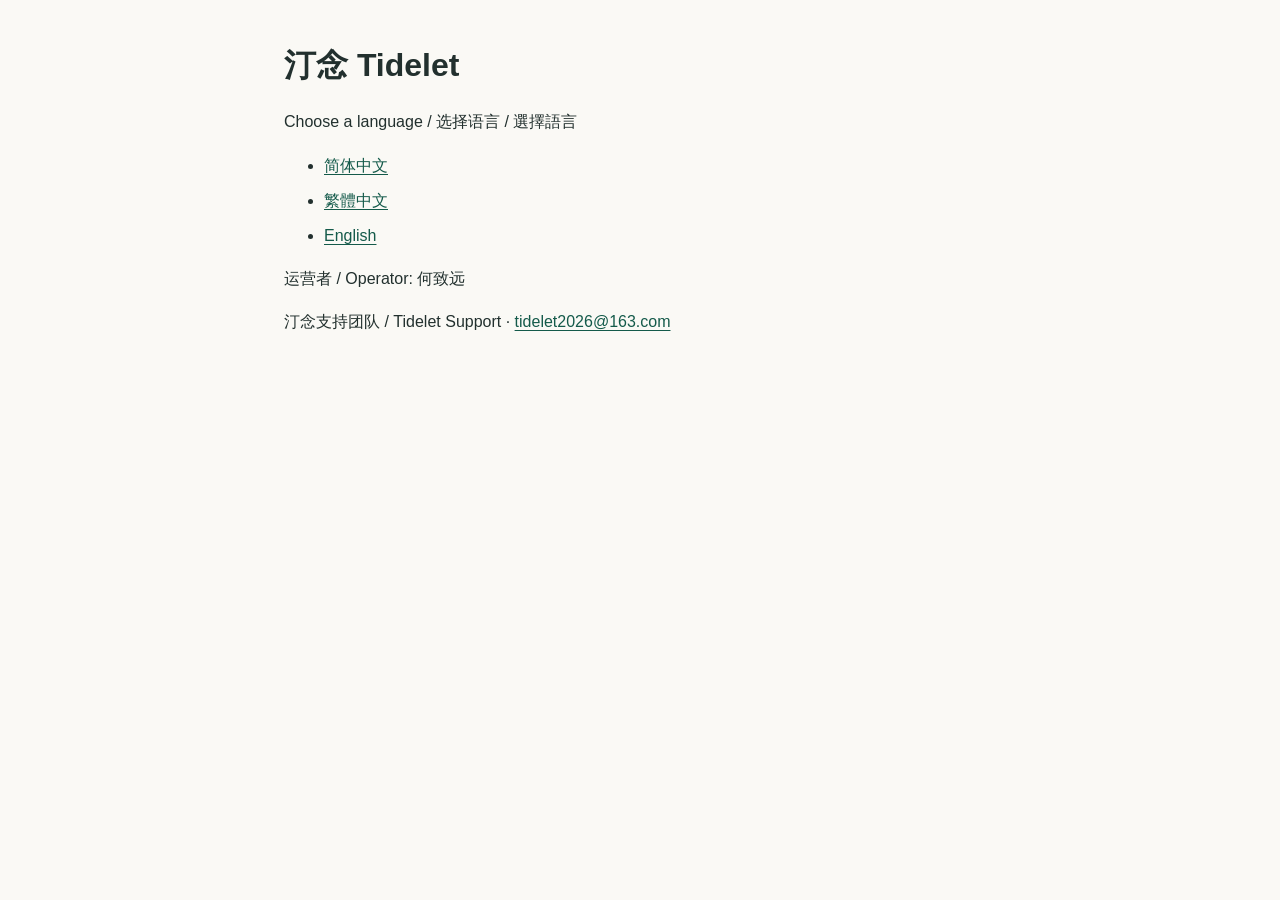
<file: index.html>
<!doctype html>
<html lang="en"><head><meta charset="utf-8"><meta name="viewport" content="width=device-width, initial-scale=1"><title>汀念 Tidelet</title><link rel="stylesheet" href="assets/style.css"></head><body><main><h1>汀念 Tidelet</h1><p>Choose a language / 选择语言 / 選擇語言</p><ul><li><a href="zh-Hans/index.html" lang="zh-Hans">简体中文</a></li><li><a href="zh-Hant/index.html" lang="zh-Hant">繁體中文</a></li><li><a href="en/index.html" lang="en">English</a></li></ul><p>运营者 / Operator: 何致远</p><p>汀念支持团队 / Tidelet Support · <a href="mailto:tidelet2026@163.com">tidelet2026@163.com</a></p></main></body></html>
</file>
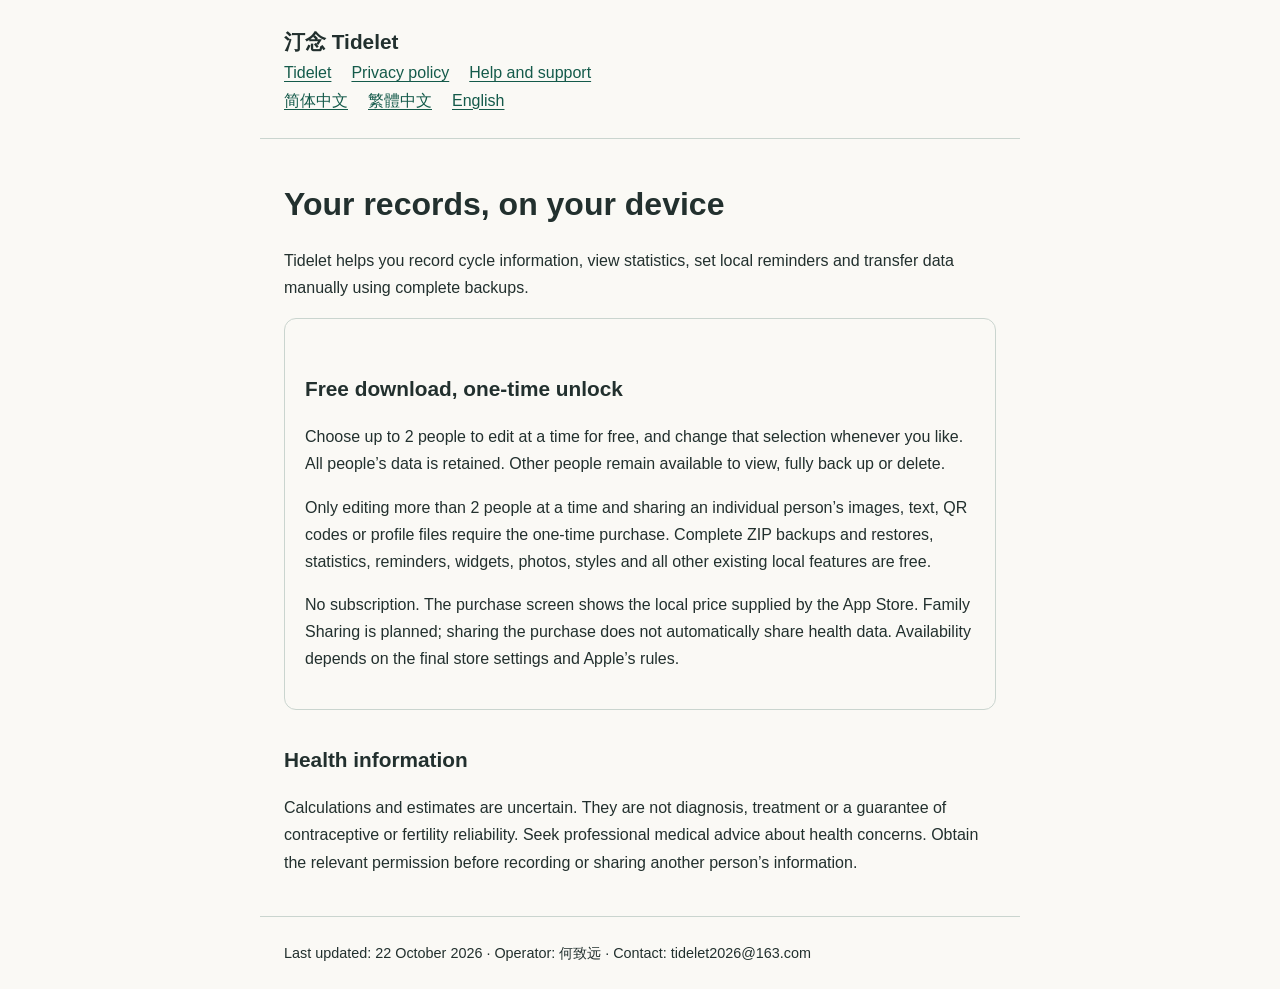
<file: en/index.html>
<!doctype html>
<html lang="en"><head><meta charset="utf-8"><meta name="viewport" content="width=device-width, initial-scale=1"><title>Tidelet · Tidelet</title><link rel="stylesheet" href="../assets/style.css"></head><body><header><div class="brand">汀念 Tidelet</div><nav aria-label="Pages"><a href="index.html" aria-current="page">Tidelet</a> <a href="privacy.html">Privacy policy</a> <a href="support.html">Help and support</a></nav><nav aria-label="Languages"><a href="../zh-Hans/index.html" lang="zh-Hans" hreflang="zh-Hans">简体中文</a> <a href="../zh-Hant/index.html" lang="zh-Hant" hreflang="zh-Hant">繁體中文</a> <a href="../en/index.html" lang="en" hreflang="en">English</a></nav></header><main><h1>Your records, on your device</h1><p>Tidelet helps you record cycle information, view statistics, set local reminders and transfer data manually using complete backups.</p><section class="facts"><h2>Free download, one-time unlock</h2><p>Choose up to 2 people to edit at a time for free, and change that selection whenever you like. All people’s data is retained. Other people remain available to view, fully back up or delete.</p><p>Only editing more than 2 people at a time and sharing an individual person’s images, text, QR codes or profile files require the one-time purchase. Complete ZIP backups and restores, statistics, reminders, widgets, photos, styles and all other existing local features are free.</p><p>No subscription. The purchase screen shows the local price supplied by the App Store. Family Sharing is planned; sharing the purchase does not automatically share health data. Availability depends on the final store settings and Apple’s rules.</p></section><h2>Health information</h2><p>Calculations and estimates are uncertain. They are not diagnosis, treatment or a guarantee of contraceptive or fertility reliability. Seek professional medical advice about health concerns. Obtain the relevant permission before recording or sharing another person’s information.</p></main><footer>Last updated: 22 October 2026 · Operator: 何致远 · Contact: tidelet2026@163.com</footer></body></html>
</file>
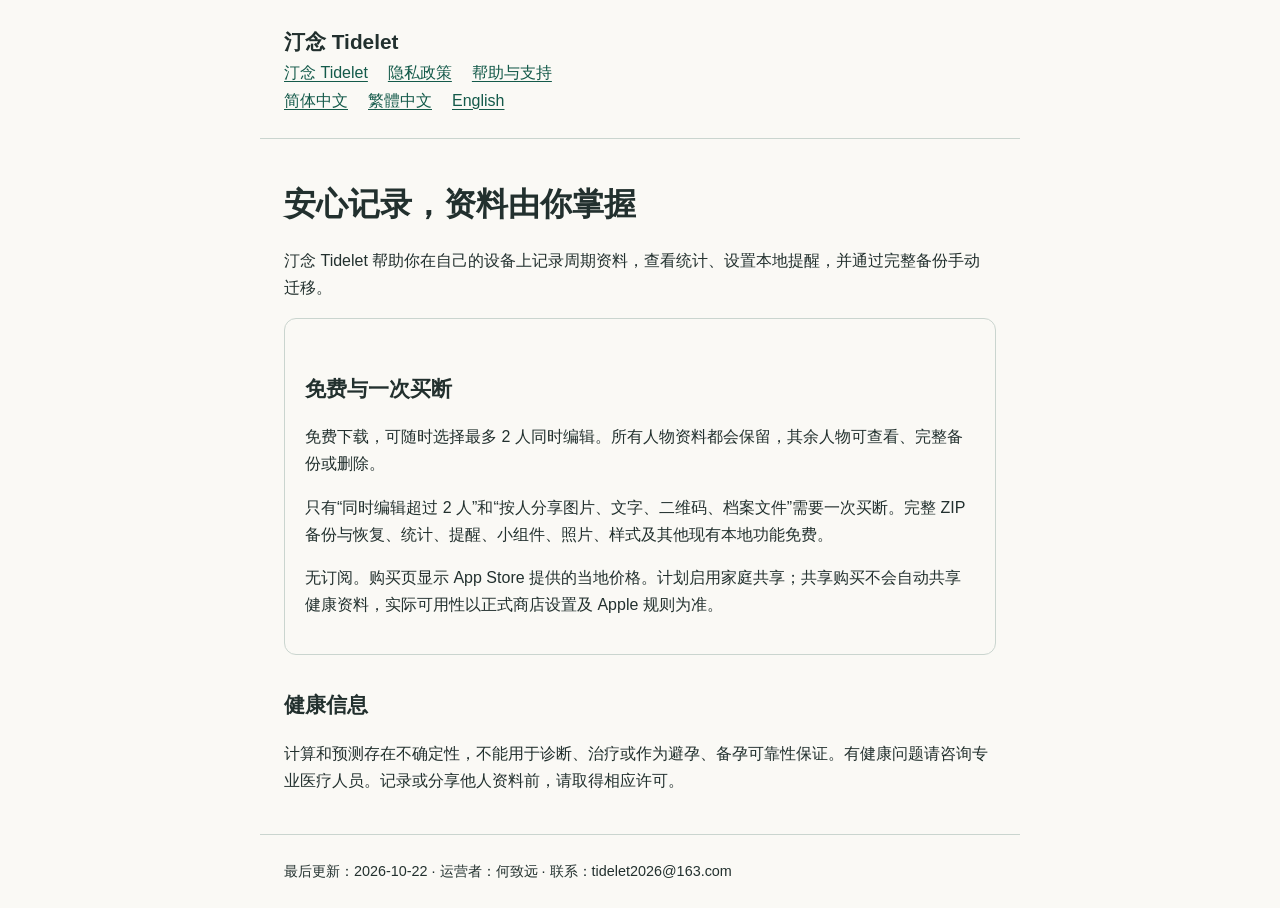
<file: zh-Hans/index.html>
<!doctype html>
<html lang="zh-Hans"><head><meta charset="utf-8"><meta name="viewport" content="width=device-width, initial-scale=1"><title>汀念 Tidelet · Tidelet</title><link rel="stylesheet" href="../assets/style.css"></head><body><header><div class="brand">汀念 Tidelet</div><nav aria-label="Pages"><a href="index.html" aria-current="page">汀念 Tidelet</a> <a href="privacy.html">隐私政策</a> <a href="support.html">帮助与支持</a></nav><nav aria-label="Languages"><a href="../zh-Hans/index.html" lang="zh-Hans" hreflang="zh-Hans">简体中文</a> <a href="../zh-Hant/index.html" lang="zh-Hant" hreflang="zh-Hant">繁體中文</a> <a href="../en/index.html" lang="en" hreflang="en">English</a></nav></header><main><h1>安心记录，资料由你掌握</h1><p>汀念 Tidelet 帮助你在自己的设备上记录周期资料，查看统计、设置本地提醒，并通过完整备份手动迁移。</p><section class="facts"><h2>免费与一次买断</h2><p>免费下载，可随时选择最多 2 人同时编辑。所有人物资料都会保留，其余人物可查看、完整备份或删除。</p><p>只有“同时编辑超过 2 人”和“按人分享图片、文字、二维码、档案文件”需要一次买断。完整 ZIP 备份与恢复、统计、提醒、小组件、照片、样式及其他现有本地功能免费。</p><p>无订阅。购买页显示 App Store 提供的当地价格。计划启用家庭共享；共享购买不会自动共享健康资料，实际可用性以正式商店设置及 Apple 规则为准。</p></section><h2>健康信息</h2><p>计算和预测存在不确定性，不能用于诊断、治疗或作为避孕、备孕可靠性保证。有健康问题请咨询专业医疗人员。记录或分享他人资料前，请取得相应许可。</p></main><footer>最后更新：2026-10-22 · 运营者：何致远 · 联系：tidelet2026@163.com</footer></body></html>
</file>
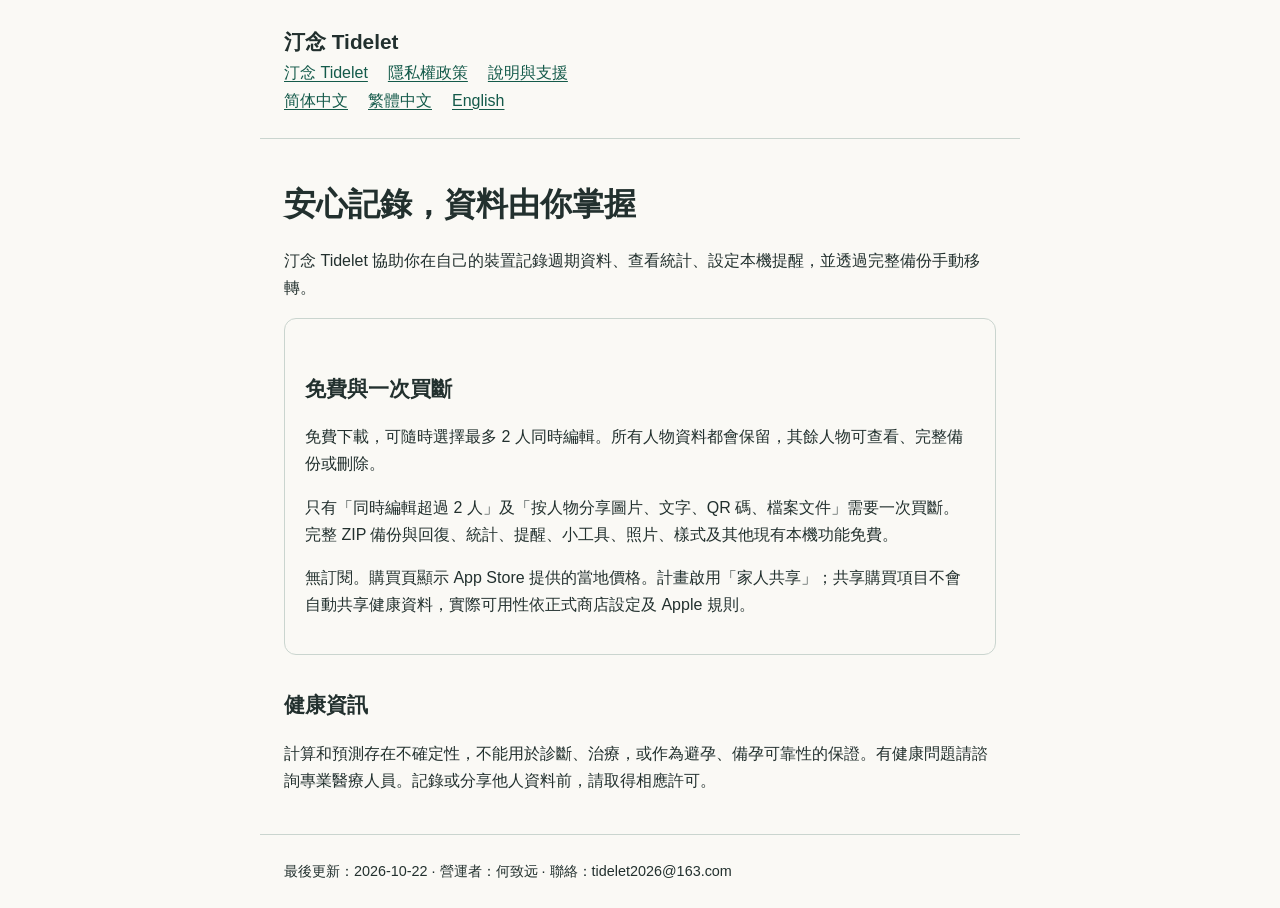
<file: zh-Hant/index.html>
<!doctype html>
<html lang="zh-Hant"><head><meta charset="utf-8"><meta name="viewport" content="width=device-width, initial-scale=1"><title>汀念 Tidelet · Tidelet</title><link rel="stylesheet" href="../assets/style.css"></head><body><header><div class="brand">汀念 Tidelet</div><nav aria-label="Pages"><a href="index.html" aria-current="page">汀念 Tidelet</a> <a href="privacy.html">隱私權政策</a> <a href="support.html">說明與支援</a></nav><nav aria-label="Languages"><a href="../zh-Hans/index.html" lang="zh-Hans" hreflang="zh-Hans">简体中文</a> <a href="../zh-Hant/index.html" lang="zh-Hant" hreflang="zh-Hant">繁體中文</a> <a href="../en/index.html" lang="en" hreflang="en">English</a></nav></header><main><h1>安心記錄，資料由你掌握</h1><p>汀念 Tidelet 協助你在自己的裝置記錄週期資料、查看統計、設定本機提醒，並透過完整備份手動移轉。</p><section class="facts"><h2>免費與一次買斷</h2><p>免費下載，可隨時選擇最多 2 人同時編輯。所有人物資料都會保留，其餘人物可查看、完整備份或刪除。</p><p>只有「同時編輯超過 2 人」及「按人物分享圖片、文字、QR 碼、檔案文件」需要一次買斷。完整 ZIP 備份與回復、統計、提醒、小工具、照片、樣式及其他現有本機功能免費。</p><p>無訂閱。購買頁顯示 App Store 提供的當地價格。計畫啟用「家人共享」；共享購買項目不會自動共享健康資料，實際可用性依正式商店設定及 Apple 規則。</p></section><h2>健康資訊</h2><p>計算和預測存在不確定性，不能用於診斷、治療，或作為避孕、備孕可靠性的保證。有健康問題請諮詢專業醫療人員。記錄或分享他人資料前，請取得相應許可。</p></main><footer>最後更新：2026-10-22 · 營運者：何致远 · 聯絡：tidelet2026@163.com</footer></body></html>
</file>
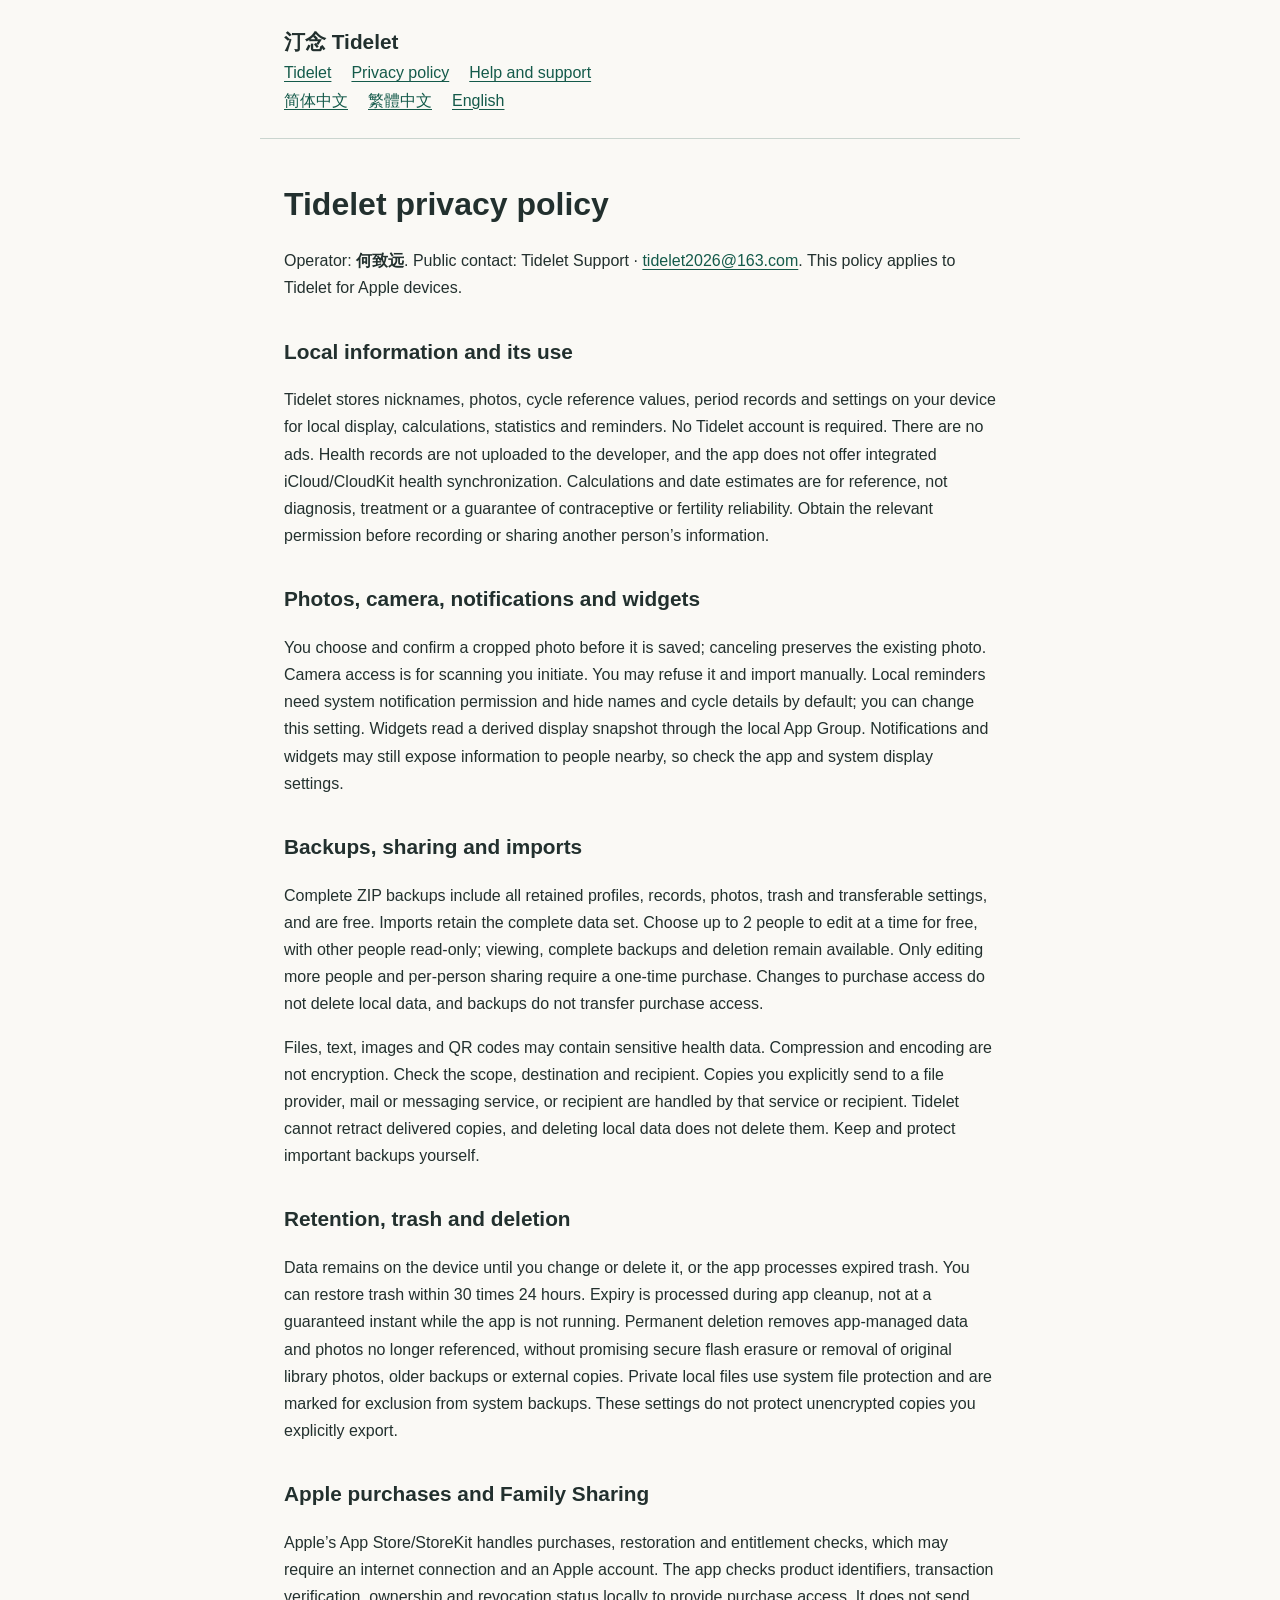
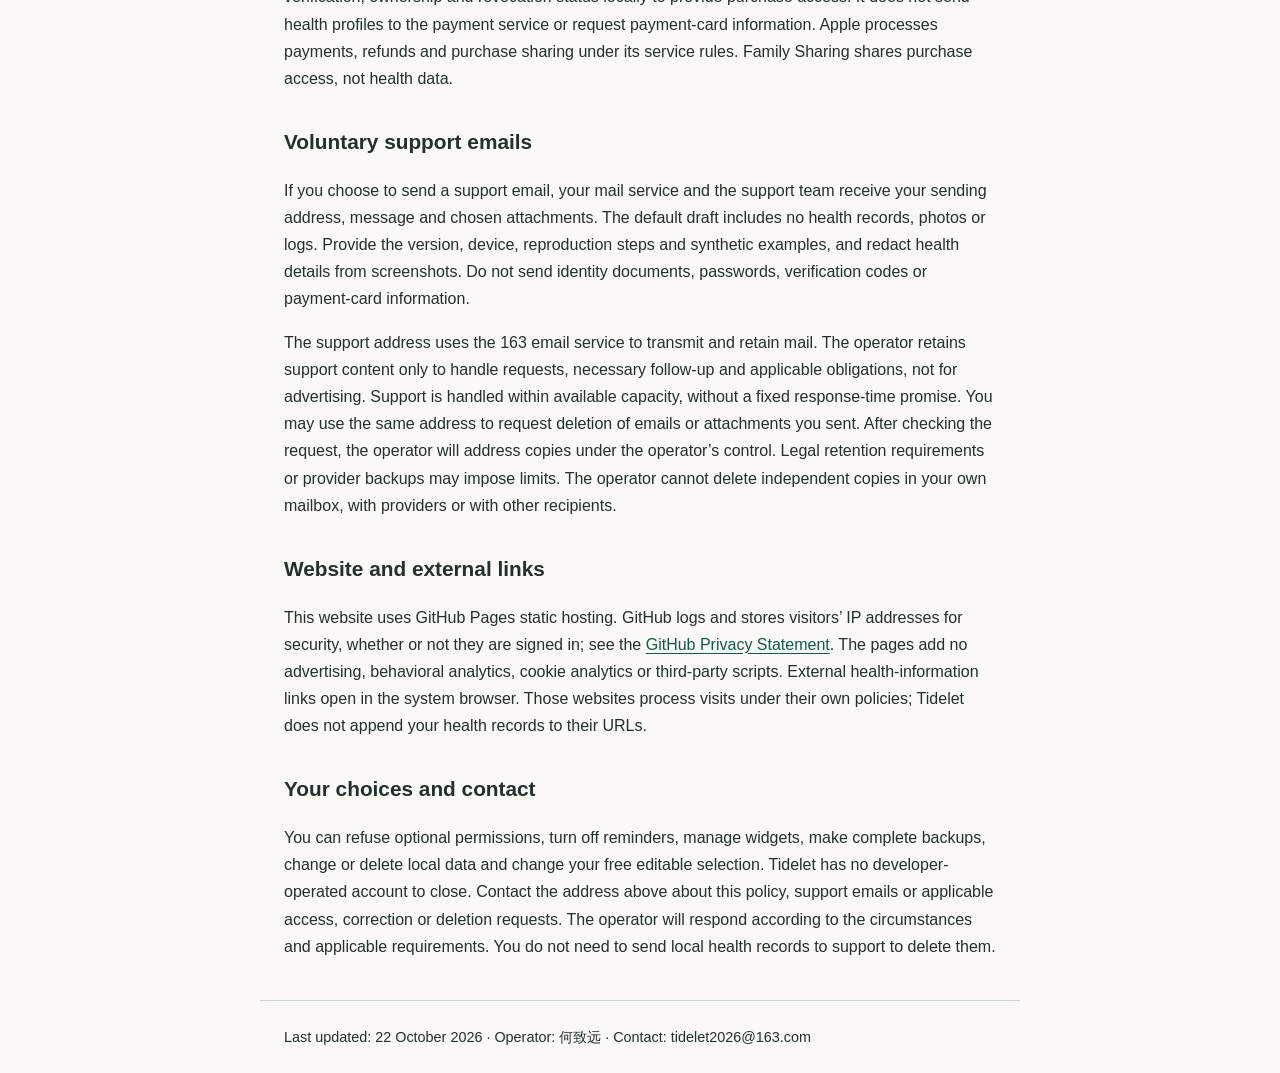
<file: en/privacy.html>
<!doctype html>
<html lang="en"><head><meta charset="utf-8"><meta name="viewport" content="width=device-width, initial-scale=1"><title>Privacy policy · Tidelet</title><link rel="stylesheet" href="../assets/style.css"></head><body><header><div class="brand">汀念 Tidelet</div><nav aria-label="Pages"><a href="index.html">Tidelet</a> <a href="privacy.html" aria-current="page">Privacy policy</a> <a href="support.html">Help and support</a></nav><nav aria-label="Languages"><a href="../zh-Hans/privacy.html" lang="zh-Hans" hreflang="zh-Hans">简体中文</a> <a href="../zh-Hant/privacy.html" lang="zh-Hant" hreflang="zh-Hant">繁體中文</a> <a href="../en/privacy.html" lang="en" hreflang="en">English</a></nav></header><main><h1>Tidelet privacy policy</h1><p>Operator: <strong>何致远</strong>. Public contact: Tidelet Support · <a href="mailto:tidelet2026@163.com">tidelet2026@163.com</a>. This policy applies to Tidelet for Apple devices.</p><h2>Local information and its use</h2><p>Tidelet stores nicknames, photos, cycle reference values, period records and settings on your device for local display, calculations, statistics and reminders. No Tidelet account is required. There are no ads. Health records are not uploaded to the developer, and the app does not offer integrated iCloud/CloudKit health synchronization. Calculations and date estimates are for reference, not diagnosis, treatment or a guarantee of contraceptive or fertility reliability. Obtain the relevant permission before recording or sharing another person’s information.</p><h2>Photos, camera, notifications and widgets</h2><p>You choose and confirm a cropped photo before it is saved; canceling preserves the existing photo. Camera access is for scanning you initiate. You may refuse it and import manually. Local reminders need system notification permission and hide names and cycle details by default; you can change this setting. Widgets read a derived display snapshot through the local App Group. Notifications and widgets may still expose information to people nearby, so check the app and system display settings.</p><h2>Backups, sharing and imports</h2><p>Complete ZIP backups include all retained profiles, records, photos, trash and transferable settings, and are free. Imports retain the complete data set. Choose up to 2 people to edit at a time for free, with other people read-only; viewing, complete backups and deletion remain available. Only editing more people and per-person sharing require a one-time purchase. Changes to purchase access do not delete local data, and backups do not transfer purchase access.</p><p>Files, text, images and QR codes may contain sensitive health data. Compression and encoding are not encryption. Check the scope, destination and recipient. Copies you explicitly send to a file provider, mail or messaging service, or recipient are handled by that service or recipient. Tidelet cannot retract delivered copies, and deleting local data does not delete them. Keep and protect important backups yourself.</p><h2>Retention, trash and deletion</h2><p>Data remains on the device until you change or delete it, or the app processes expired trash. You can restore trash within 30 times 24 hours. Expiry is processed during app cleanup, not at a guaranteed instant while the app is not running. Permanent deletion removes app-managed data and photos no longer referenced, without promising secure flash erasure or removal of original library photos, older backups or external copies. Private local files use system file protection and are marked for exclusion from system backups. These settings do not protect unencrypted copies you explicitly export.</p><h2>Apple purchases and Family Sharing</h2><p>Apple’s App Store/StoreKit handles purchases, restoration and entitlement checks, which may require an internet connection and an Apple account. The app checks product identifiers, transaction verification, ownership and revocation status locally to provide purchase access. It does not send health profiles to the payment service or request payment-card information. Apple processes payments, refunds and purchase sharing under its service rules. Family Sharing shares purchase access, not health data.</p><h2>Voluntary support emails</h2><p>If you choose to send a support email, your mail service and the support team receive your sending address, message and chosen attachments. The default draft includes no health records, photos or logs. Provide the version, device, reproduction steps and synthetic examples, and redact health details from screenshots. Do not send identity documents, passwords, verification codes or payment-card information.</p><p>The support address uses the 163 email service to transmit and retain mail. The operator retains support content only to handle requests, necessary follow-up and applicable obligations, not for advertising. Support is handled within available capacity, without a fixed response-time promise. You may use the same address to request deletion of emails or attachments you sent. After checking the request, the operator will address copies under the operator’s control. Legal retention requirements or provider backups may impose limits. The operator cannot delete independent copies in your own mailbox, with providers or with other recipients.</p><h2>Website and external links</h2><p>This website uses GitHub Pages static hosting. GitHub logs and stores visitors’ IP addresses for security, whether or not they are signed in; see the <a href="https://docs.github.com/en/site-policy/privacy-policies/github-general-privacy-statement">GitHub Privacy Statement</a>. The pages add no advertising, behavioral analytics, cookie analytics or third-party scripts. External health-information links open in the system browser. Those websites process visits under their own policies; Tidelet does not append your health records to their URLs.</p><h2>Your choices and contact</h2><p>You can refuse optional permissions, turn off reminders, manage widgets, make complete backups, change or delete local data and change your free editable selection. Tidelet has no developer-operated account to close. Contact the address above about this policy, support emails or applicable access, correction or deletion requests. The operator will respond according to the circumstances and applicable requirements. You do not need to send local health records to support to delete them.</p></main><footer>Last updated: 22 October 2026 · Operator: 何致远 · Contact: tidelet2026@163.com</footer></body></html>
</file>
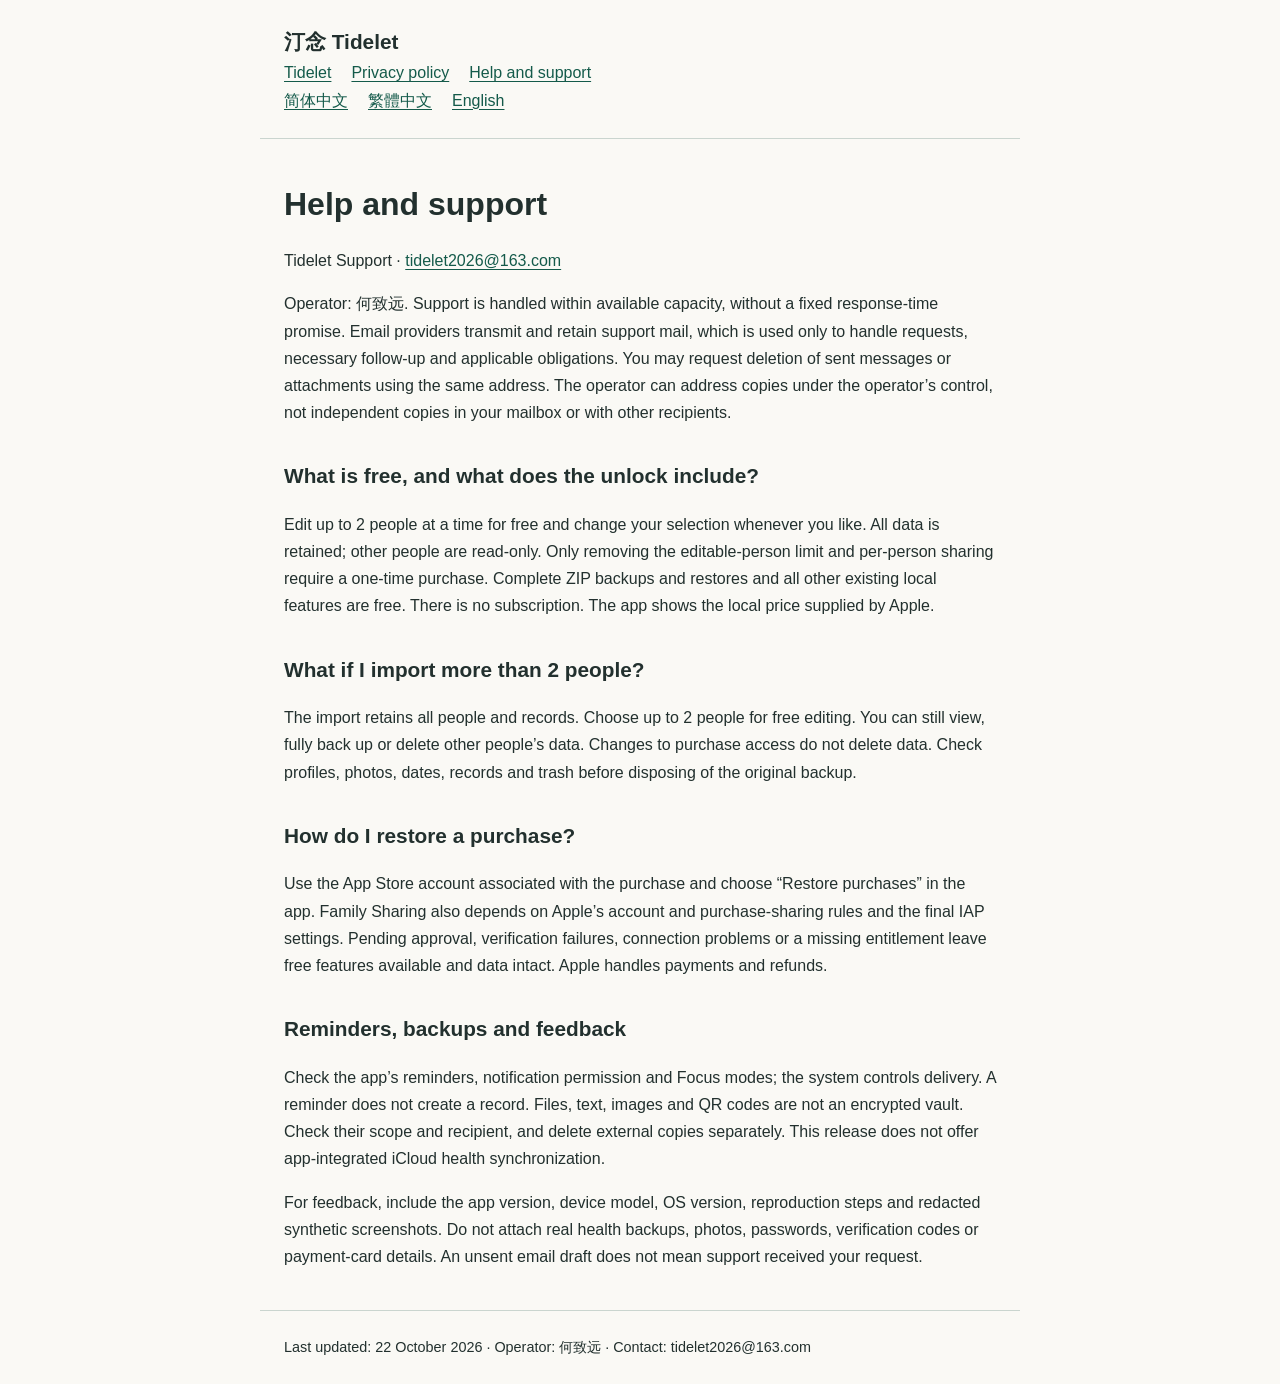
<file: en/support.html>
<!doctype html>
<html lang="en"><head><meta charset="utf-8"><meta name="viewport" content="width=device-width, initial-scale=1"><title>Help and support · Tidelet</title><link rel="stylesheet" href="../assets/style.css"></head><body><header><div class="brand">汀念 Tidelet</div><nav aria-label="Pages"><a href="index.html">Tidelet</a> <a href="privacy.html">Privacy policy</a> <a href="support.html" aria-current="page">Help and support</a></nav><nav aria-label="Languages"><a href="../zh-Hans/support.html" lang="zh-Hans" hreflang="zh-Hans">简体中文</a> <a href="../zh-Hant/support.html" lang="zh-Hant" hreflang="zh-Hant">繁體中文</a> <a href="../en/support.html" lang="en" hreflang="en">English</a></nav></header><main><h1>Help and support</h1><p>Tidelet Support · <a href="mailto:tidelet2026@163.com">tidelet2026@163.com</a></p><p>Operator: 何致远. Support is handled within available capacity, without a fixed response-time promise. Email providers transmit and retain support mail, which is used only to handle requests, necessary follow-up and applicable obligations. You may request deletion of sent messages or attachments using the same address. The operator can address copies under the operator’s control, not independent copies in your mailbox or with other recipients.</p><h2>What is free, and what does the unlock include?</h2><p>Edit up to 2 people at a time for free and change your selection whenever you like. All data is retained; other people are read-only. Only removing the editable-person limit and per-person sharing require a one-time purchase. Complete ZIP backups and restores and all other existing local features are free. There is no subscription. The app shows the local price supplied by Apple.</p><h2>What if I import more than 2 people?</h2><p>The import retains all people and records. Choose up to 2 people for free editing. You can still view, fully back up or delete other people’s data. Changes to purchase access do not delete data. Check profiles, photos, dates, records and trash before disposing of the original backup.</p><h2>How do I restore a purchase?</h2><p>Use the App Store account associated with the purchase and choose “Restore purchases” in the app. Family Sharing also depends on Apple’s account and purchase-sharing rules and the final IAP settings. Pending approval, verification failures, connection problems or a missing entitlement leave free features available and data intact. Apple handles payments and refunds.</p><h2>Reminders, backups and feedback</h2><p>Check the app’s reminders, notification permission and Focus modes; the system controls delivery. A reminder does not create a record. Files, text, images and QR codes are not an encrypted vault. Check their scope and recipient, and delete external copies separately. This release does not offer app-integrated iCloud health synchronization.</p><p>For feedback, include the app version, device model, OS version, reproduction steps and redacted synthetic screenshots. Do not attach real health backups, photos, passwords, verification codes or payment-card details. An unsent email draft does not mean support received your request.</p></main><footer>Last updated: 22 October 2026 · Operator: 何致远 · Contact: tidelet2026@163.com</footer></body></html>
</file>
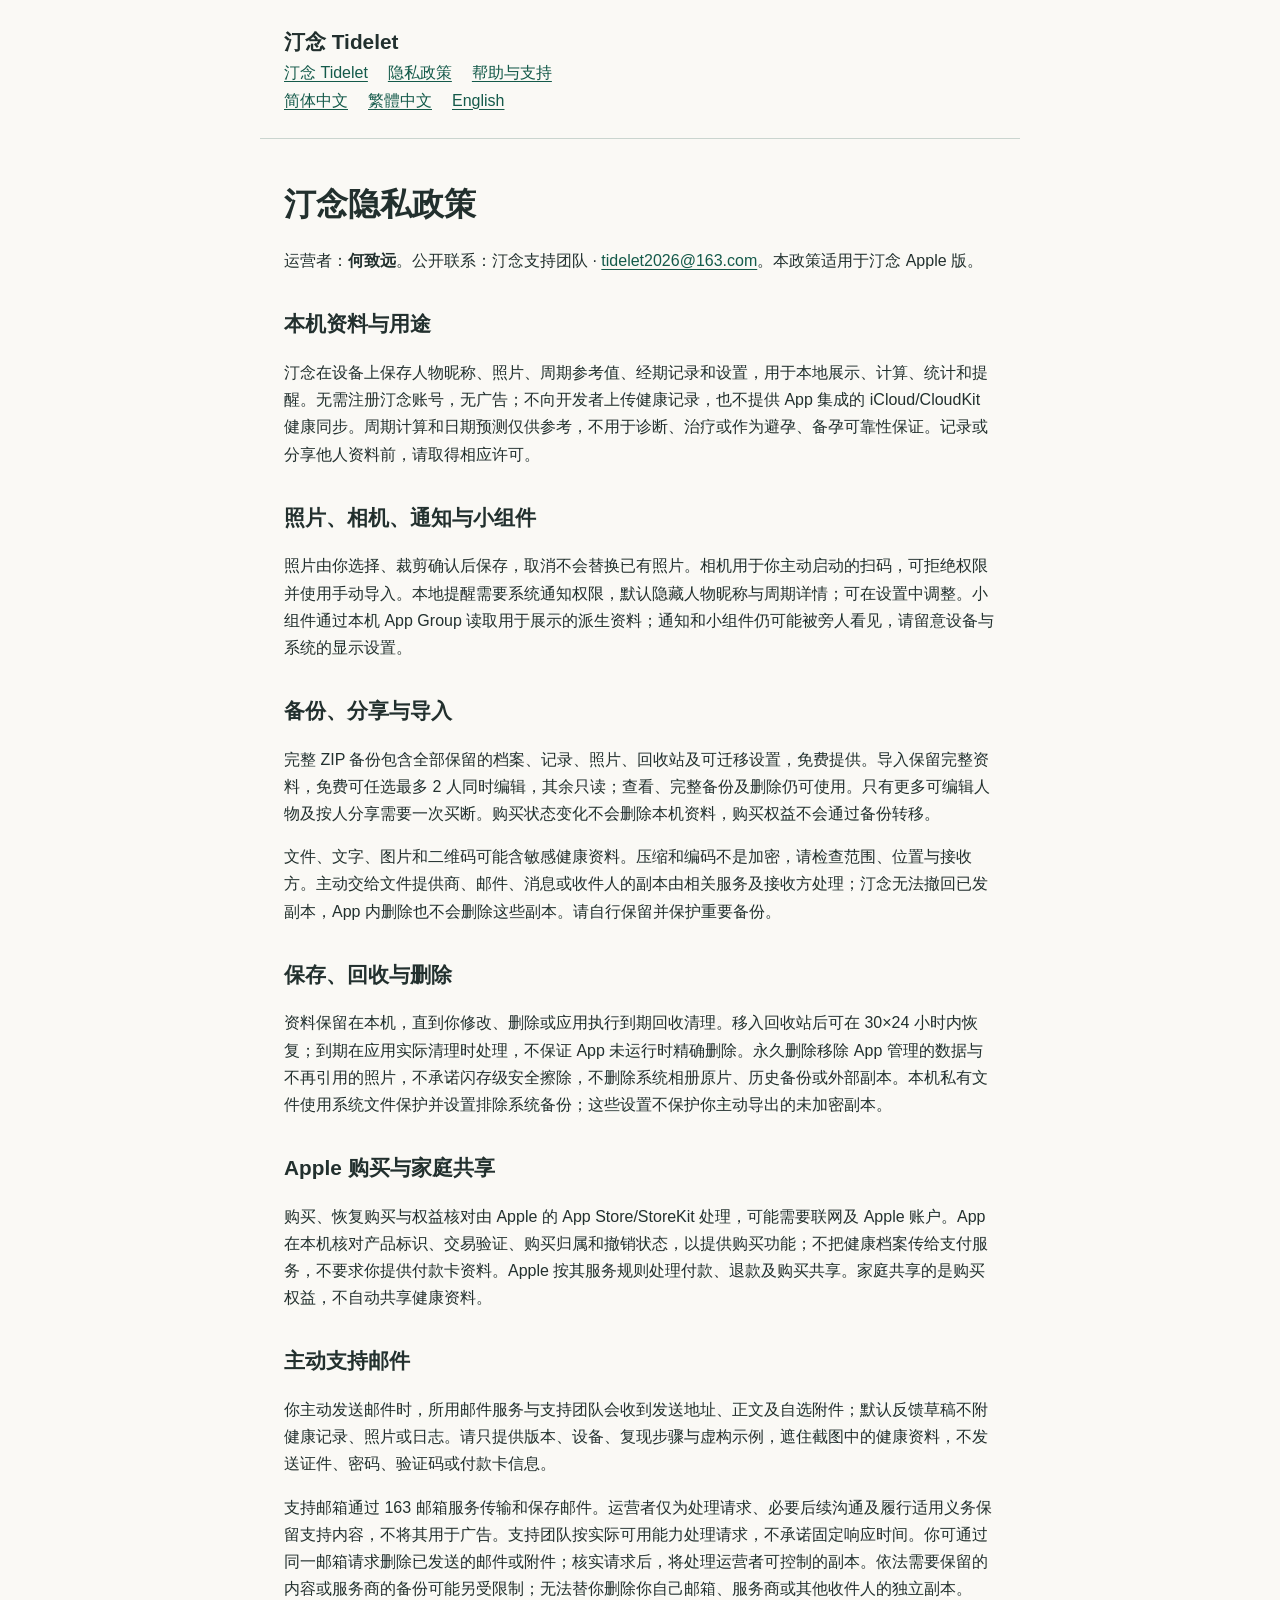
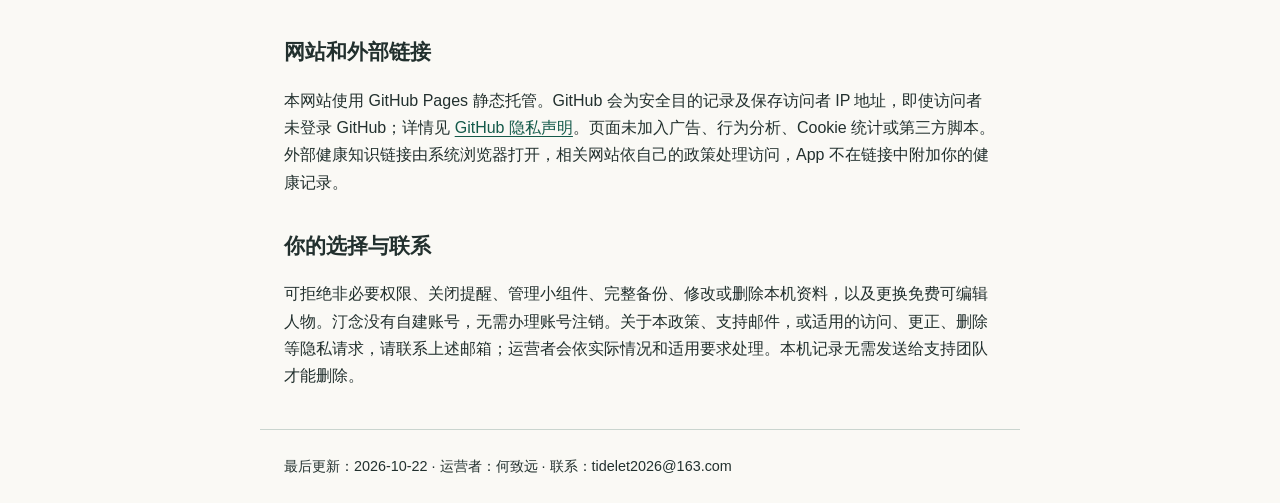
<file: zh-Hans/privacy.html>
<!doctype html>
<html lang="zh-Hans"><head><meta charset="utf-8"><meta name="viewport" content="width=device-width, initial-scale=1"><title>隐私政策 · Tidelet</title><link rel="stylesheet" href="../assets/style.css"></head><body><header><div class="brand">汀念 Tidelet</div><nav aria-label="Pages"><a href="index.html">汀念 Tidelet</a> <a href="privacy.html" aria-current="page">隐私政策</a> <a href="support.html">帮助与支持</a></nav><nav aria-label="Languages"><a href="../zh-Hans/privacy.html" lang="zh-Hans" hreflang="zh-Hans">简体中文</a> <a href="../zh-Hant/privacy.html" lang="zh-Hant" hreflang="zh-Hant">繁體中文</a> <a href="../en/privacy.html" lang="en" hreflang="en">English</a></nav></header><main><h1>汀念隐私政策</h1><p>运营者：<strong>何致远</strong>。公开联系：汀念支持团队 · <a href="mailto:tidelet2026@163.com">tidelet2026@163.com</a>。本政策适用于汀念 Apple 版。</p><h2>本机资料与用途</h2><p>汀念在设备上保存人物昵称、照片、周期参考值、经期记录和设置，用于本地展示、计算、统计和提醒。无需注册汀念账号，无广告；不向开发者上传健康记录，也不提供 App 集成的 iCloud/CloudKit 健康同步。周期计算和日期预测仅供参考，不用于诊断、治疗或作为避孕、备孕可靠性保证。记录或分享他人资料前，请取得相应许可。</p><h2>照片、相机、通知与小组件</h2><p>照片由你选择、裁剪确认后保存，取消不会替换已有照片。相机用于你主动启动的扫码，可拒绝权限并使用手动导入。本地提醒需要系统通知权限，默认隐藏人物昵称与周期详情；可在设置中调整。小组件通过本机 App Group 读取用于展示的派生资料；通知和小组件仍可能被旁人看见，请留意设备与系统的显示设置。</p><h2>备份、分享与导入</h2><p>完整 ZIP 备份包含全部保留的档案、记录、照片、回收站及可迁移设置，免费提供。导入保留完整资料，免费可任选最多 2 人同时编辑，其余只读；查看、完整备份及删除仍可使用。只有更多可编辑人物及按人分享需要一次买断。购买状态变化不会删除本机资料，购买权益不会通过备份转移。</p><p>文件、文字、图片和二维码可能含敏感健康资料。压缩和编码不是加密，请检查范围、位置与接收方。主动交给文件提供商、邮件、消息或收件人的副本由相关服务及接收方处理；汀念无法撤回已发副本，App 内删除也不会删除这些副本。请自行保留并保护重要备份。</p><h2>保存、回收与删除</h2><p>资料保留在本机，直到你修改、删除或应用执行到期回收清理。移入回收站后可在 30×24 小时内恢复；到期在应用实际清理时处理，不保证 App 未运行时精确删除。永久删除移除 App 管理的数据与不再引用的照片，不承诺闪存级安全擦除，不删除系统相册原片、历史备份或外部副本。本机私有文件使用系统文件保护并设置排除系统备份；这些设置不保护你主动导出的未加密副本。</p><h2>Apple 购买与家庭共享</h2><p>购买、恢复购买与权益核对由 Apple 的 App Store/StoreKit 处理，可能需要联网及 Apple 账户。App 在本机核对产品标识、交易验证、购买归属和撤销状态，以提供购买功能；不把健康档案传给支付服务，不要求你提供付款卡资料。Apple 按其服务规则处理付款、退款及购买共享。家庭共享的是购买权益，不自动共享健康资料。</p><h2>主动支持邮件</h2><p>你主动发送邮件时，所用邮件服务与支持团队会收到发送地址、正文及自选附件；默认反馈草稿不附健康记录、照片或日志。请只提供版本、设备、复现步骤与虚构示例，遮住截图中的健康资料，不发送证件、密码、验证码或付款卡信息。</p><p>支持邮箱通过 163 邮箱服务传输和保存邮件。运营者仅为处理请求、必要后续沟通及履行适用义务保留支持内容，不将其用于广告。支持团队按实际可用能力处理请求，不承诺固定响应时间。你可通过同一邮箱请求删除已发送的邮件或附件；核实请求后，将处理运营者可控制的副本。依法需要保留的内容或服务商的备份可能另受限制；无法替你删除你自己邮箱、服务商或其他收件人的独立副本。</p><h2>网站和外部链接</h2><p>本网站使用 GitHub Pages 静态托管。GitHub 会为安全目的记录及保存访问者 IP 地址，即使访问者未登录 GitHub；详情见 <a href="https://docs.github.com/en/site-policy/privacy-policies/github-general-privacy-statement">GitHub 隐私声明</a>。页面未加入广告、行为分析、Cookie 统计或第三方脚本。外部健康知识链接由系统浏览器打开，相关网站依自己的政策处理访问，App 不在链接中附加你的健康记录。</p><h2>你的选择与联系</h2><p>可拒绝非必要权限、关闭提醒、管理小组件、完整备份、修改或删除本机资料，以及更换免费可编辑人物。汀念没有自建账号，无需办理账号注销。关于本政策、支持邮件，或适用的访问、更正、删除等隐私请求，请联系上述邮箱；运营者会依实际情况和适用要求处理。本机记录无需发送给支持团队才能删除。</p></main><footer>最后更新：2026-10-22 · 运营者：何致远 · 联系：tidelet2026@163.com</footer></body></html>
</file>
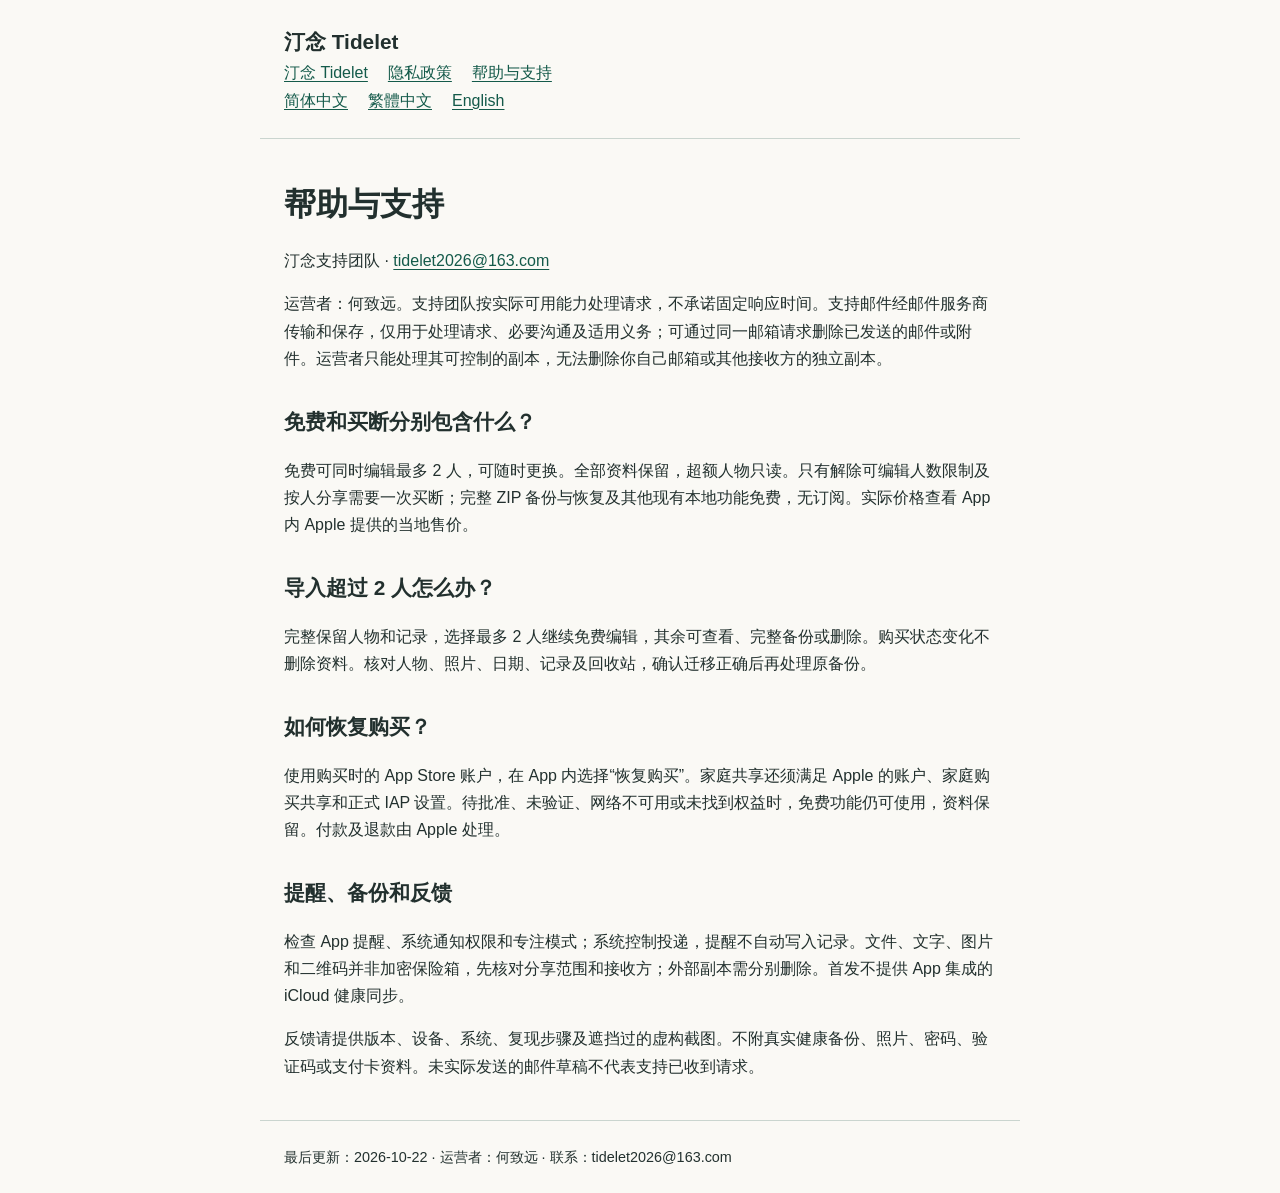
<file: zh-Hans/support.html>
<!doctype html>
<html lang="zh-Hans"><head><meta charset="utf-8"><meta name="viewport" content="width=device-width, initial-scale=1"><title>帮助与支持 · Tidelet</title><link rel="stylesheet" href="../assets/style.css"></head><body><header><div class="brand">汀念 Tidelet</div><nav aria-label="Pages"><a href="index.html">汀念 Tidelet</a> <a href="privacy.html">隐私政策</a> <a href="support.html" aria-current="page">帮助与支持</a></nav><nav aria-label="Languages"><a href="../zh-Hans/support.html" lang="zh-Hans" hreflang="zh-Hans">简体中文</a> <a href="../zh-Hant/support.html" lang="zh-Hant" hreflang="zh-Hant">繁體中文</a> <a href="../en/support.html" lang="en" hreflang="en">English</a></nav></header><main><h1>帮助与支持</h1><p>汀念支持团队 · <a href="mailto:tidelet2026@163.com">tidelet2026@163.com</a></p><p>运营者：何致远。支持团队按实际可用能力处理请求，不承诺固定响应时间。支持邮件经邮件服务商传输和保存，仅用于处理请求、必要沟通及适用义务；可通过同一邮箱请求删除已发送的邮件或附件。运营者只能处理其可控制的副本，无法删除你自己邮箱或其他接收方的独立副本。</p><h2>免费和买断分别包含什么？</h2><p>免费可同时编辑最多 2 人，可随时更换。全部资料保留，超额人物只读。只有解除可编辑人数限制及按人分享需要一次买断；完整 ZIP 备份与恢复及其他现有本地功能免费，无订阅。实际价格查看 App 内 Apple 提供的当地售价。</p><h2>导入超过 2 人怎么办？</h2><p>完整保留人物和记录，选择最多 2 人继续免费编辑，其余可查看、完整备份或删除。购买状态变化不删除资料。核对人物、照片、日期、记录及回收站，确认迁移正确后再处理原备份。</p><h2>如何恢复购买？</h2><p>使用购买时的 App Store 账户，在 App 内选择“恢复购买”。家庭共享还须满足 Apple 的账户、家庭购买共享和正式 IAP 设置。待批准、未验证、网络不可用或未找到权益时，免费功能仍可使用，资料保留。付款及退款由 Apple 处理。</p><h2>提醒、备份和反馈</h2><p>检查 App 提醒、系统通知权限和专注模式；系统控制投递，提醒不自动写入记录。文件、文字、图片和二维码并非加密保险箱，先核对分享范围和接收方；外部副本需分别删除。首发不提供 App 集成的 iCloud 健康同步。</p><p>反馈请提供版本、设备、系统、复现步骤及遮挡过的虚构截图。不附真实健康备份、照片、密码、验证码或支付卡资料。未实际发送的邮件草稿不代表支持已收到请求。</p></main><footer>最后更新：2026-10-22 · 运营者：何致远 · 联系：tidelet2026@163.com</footer></body></html>
</file>
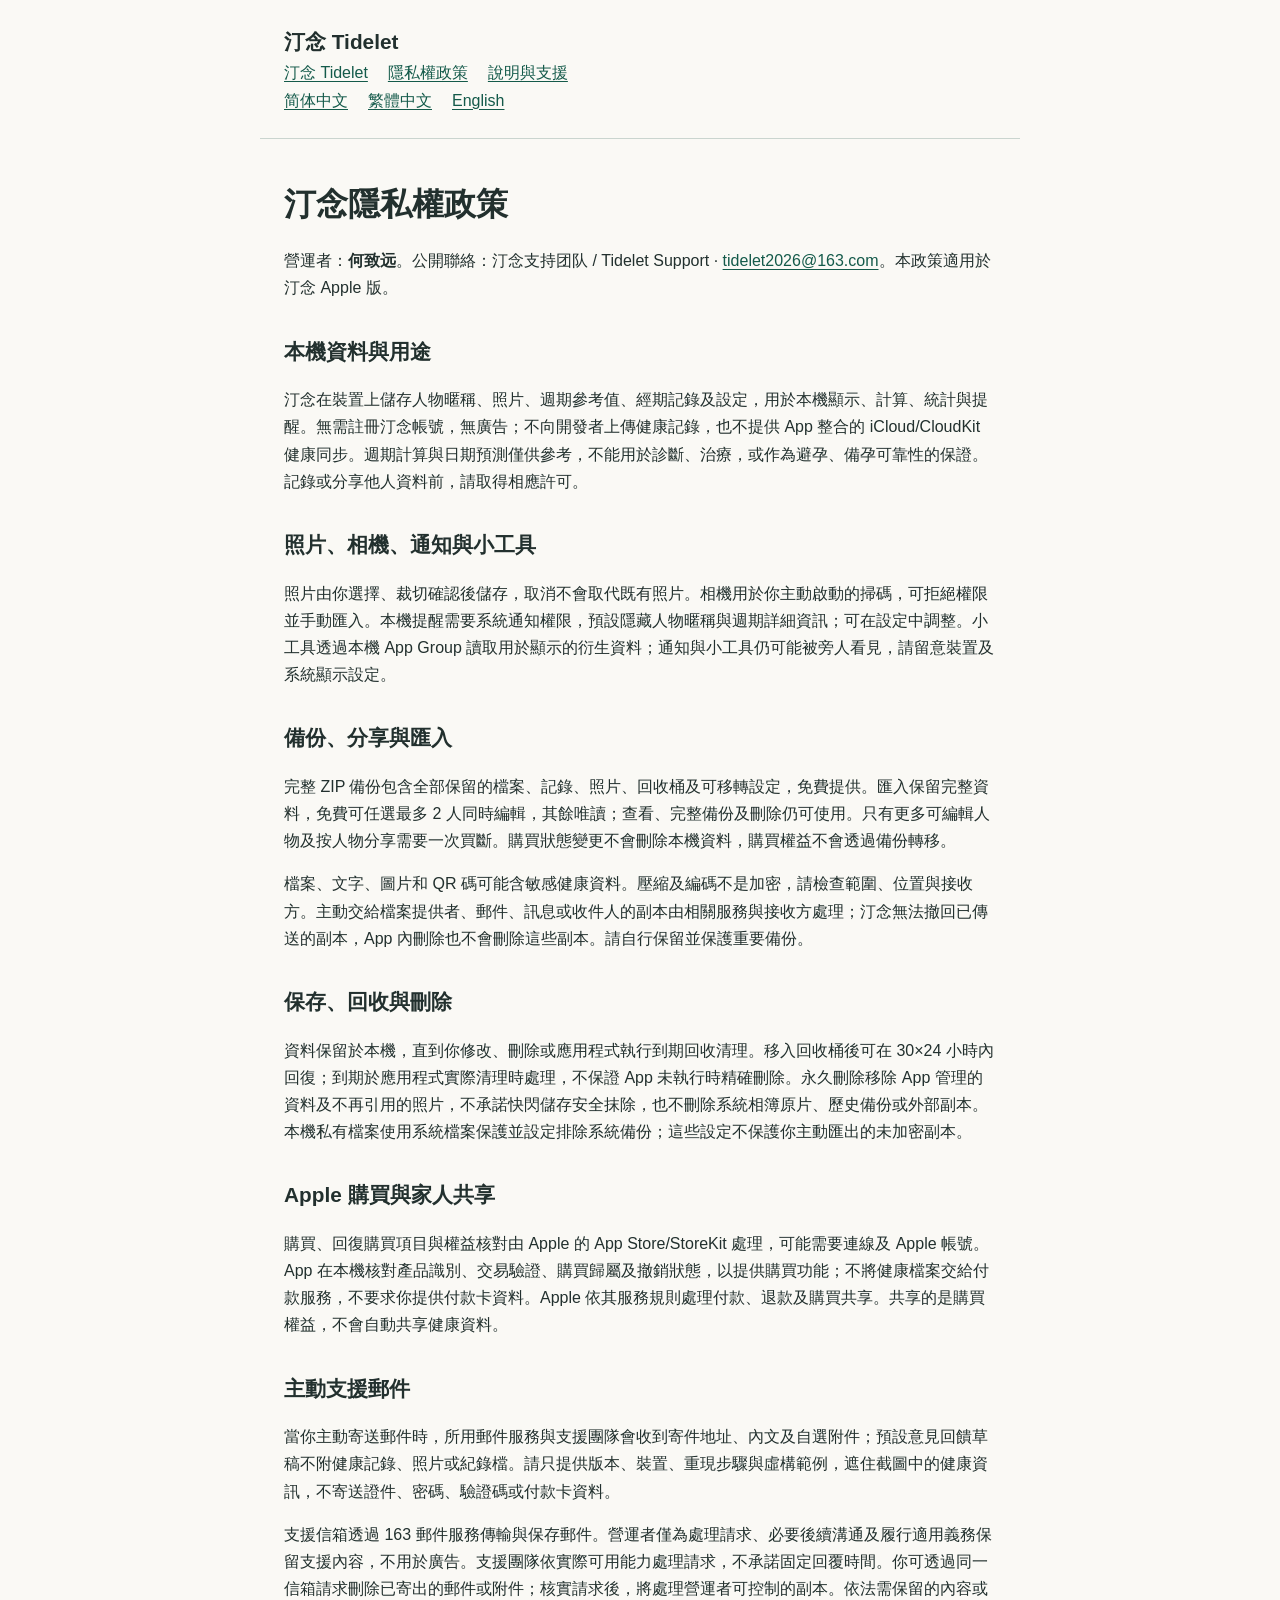
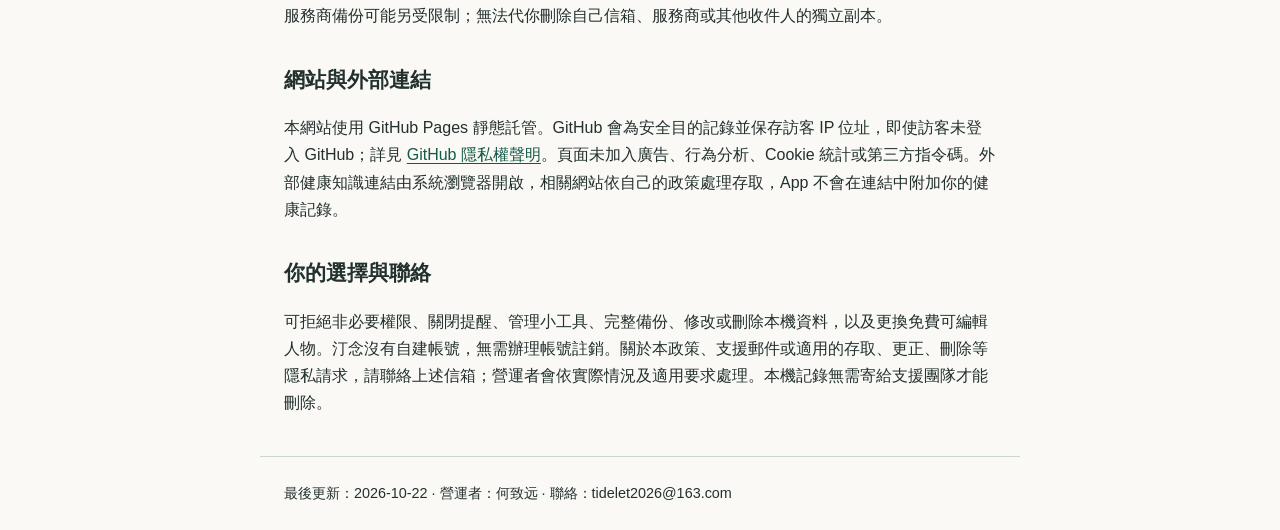
<file: zh-Hant/privacy.html>
<!doctype html>
<html lang="zh-Hant"><head><meta charset="utf-8"><meta name="viewport" content="width=device-width, initial-scale=1"><title>隱私權政策 · Tidelet</title><link rel="stylesheet" href="../assets/style.css"></head><body><header><div class="brand">汀念 Tidelet</div><nav aria-label="Pages"><a href="index.html">汀念 Tidelet</a> <a href="privacy.html" aria-current="page">隱私權政策</a> <a href="support.html">說明與支援</a></nav><nav aria-label="Languages"><a href="../zh-Hans/privacy.html" lang="zh-Hans" hreflang="zh-Hans">简体中文</a> <a href="../zh-Hant/privacy.html" lang="zh-Hant" hreflang="zh-Hant">繁體中文</a> <a href="../en/privacy.html" lang="en" hreflang="en">English</a></nav></header><main><h1>汀念隱私權政策</h1><p>營運者：<strong>何致远</strong>。公開聯絡：汀念支持团队 / Tidelet Support · <a href="mailto:tidelet2026@163.com">tidelet2026@163.com</a>。本政策適用於汀念 Apple 版。</p><h2>本機資料與用途</h2><p>汀念在裝置上儲存人物暱稱、照片、週期參考值、經期記錄及設定，用於本機顯示、計算、統計與提醒。無需註冊汀念帳號，無廣告；不向開發者上傳健康記錄，也不提供 App 整合的 iCloud/CloudKit 健康同步。週期計算與日期預測僅供參考，不能用於診斷、治療，或作為避孕、備孕可靠性的保證。記錄或分享他人資料前，請取得相應許可。</p><h2>照片、相機、通知與小工具</h2><p>照片由你選擇、裁切確認後儲存，取消不會取代既有照片。相機用於你主動啟動的掃碼，可拒絕權限並手動匯入。本機提醒需要系統通知權限，預設隱藏人物暱稱與週期詳細資訊；可在設定中調整。小工具透過本機 App Group 讀取用於顯示的衍生資料；通知與小工具仍可能被旁人看見，請留意裝置及系統顯示設定。</p><h2>備份、分享與匯入</h2><p>完整 ZIP 備份包含全部保留的檔案、記錄、照片、回收桶及可移轉設定，免費提供。匯入保留完整資料，免費可任選最多 2 人同時編輯，其餘唯讀；查看、完整備份及刪除仍可使用。只有更多可編輯人物及按人物分享需要一次買斷。購買狀態變更不會刪除本機資料，購買權益不會透過備份轉移。</p><p>檔案、文字、圖片和 QR 碼可能含敏感健康資料。壓縮及編碼不是加密，請檢查範圍、位置與接收方。主動交給檔案提供者、郵件、訊息或收件人的副本由相關服務與接收方處理；汀念無法撤回已傳送的副本，App 內刪除也不會刪除這些副本。請自行保留並保護重要備份。</p><h2>保存、回收與刪除</h2><p>資料保留於本機，直到你修改、刪除或應用程式執行到期回收清理。移入回收桶後可在 30×24 小時內回復；到期於應用程式實際清理時處理，不保證 App 未執行時精確刪除。永久刪除移除 App 管理的資料及不再引用的照片，不承諾快閃儲存安全抹除，也不刪除系統相簿原片、歷史備份或外部副本。本機私有檔案使用系統檔案保護並設定排除系統備份；這些設定不保護你主動匯出的未加密副本。</p><h2>Apple 購買與家人共享</h2><p>購買、回復購買項目與權益核對由 Apple 的 App Store/StoreKit 處理，可能需要連線及 Apple 帳號。App 在本機核對產品識別、交易驗證、購買歸屬及撤銷狀態，以提供購買功能；不將健康檔案交給付款服務，不要求你提供付款卡資料。Apple 依其服務規則處理付款、退款及購買共享。共享的是購買權益，不會自動共享健康資料。</p><h2>主動支援郵件</h2><p>當你主動寄送郵件時，所用郵件服務與支援團隊會收到寄件地址、內文及自選附件；預設意見回饋草稿不附健康記錄、照片或紀錄檔。請只提供版本、裝置、重現步驟與虛構範例，遮住截圖中的健康資訊，不寄送證件、密碼、驗證碼或付款卡資料。</p><p>支援信箱透過 163 郵件服務傳輸與保存郵件。營運者僅為處理請求、必要後續溝通及履行適用義務保留支援內容，不用於廣告。支援團隊依實際可用能力處理請求，不承諾固定回覆時間。你可透過同一信箱請求刪除已寄出的郵件或附件；核實請求後，將處理營運者可控制的副本。依法需保留的內容或服務商備份可能另受限制；無法代你刪除自己信箱、服務商或其他收件人的獨立副本。</p><h2>網站與外部連結</h2><p>本網站使用 GitHub Pages 靜態託管。GitHub 會為安全目的記錄並保存訪客 IP 位址，即使訪客未登入 GitHub；詳見 <a href="https://docs.github.com/en/site-policy/privacy-policies/github-general-privacy-statement">GitHub 隱私權聲明</a>。頁面未加入廣告、行為分析、Cookie 統計或第三方指令碼。外部健康知識連結由系統瀏覽器開啟，相關網站依自己的政策處理存取，App 不會在連結中附加你的健康記錄。</p><h2>你的選擇與聯絡</h2><p>可拒絕非必要權限、關閉提醒、管理小工具、完整備份、修改或刪除本機資料，以及更換免費可編輯人物。汀念沒有自建帳號，無需辦理帳號註銷。關於本政策、支援郵件或適用的存取、更正、刪除等隱私請求，請聯絡上述信箱；營運者會依實際情況及適用要求處理。本機記錄無需寄給支援團隊才能刪除。</p></main><footer>最後更新：2026-10-22 · 營運者：何致远 · 聯絡：tidelet2026@163.com</footer></body></html>
</file>
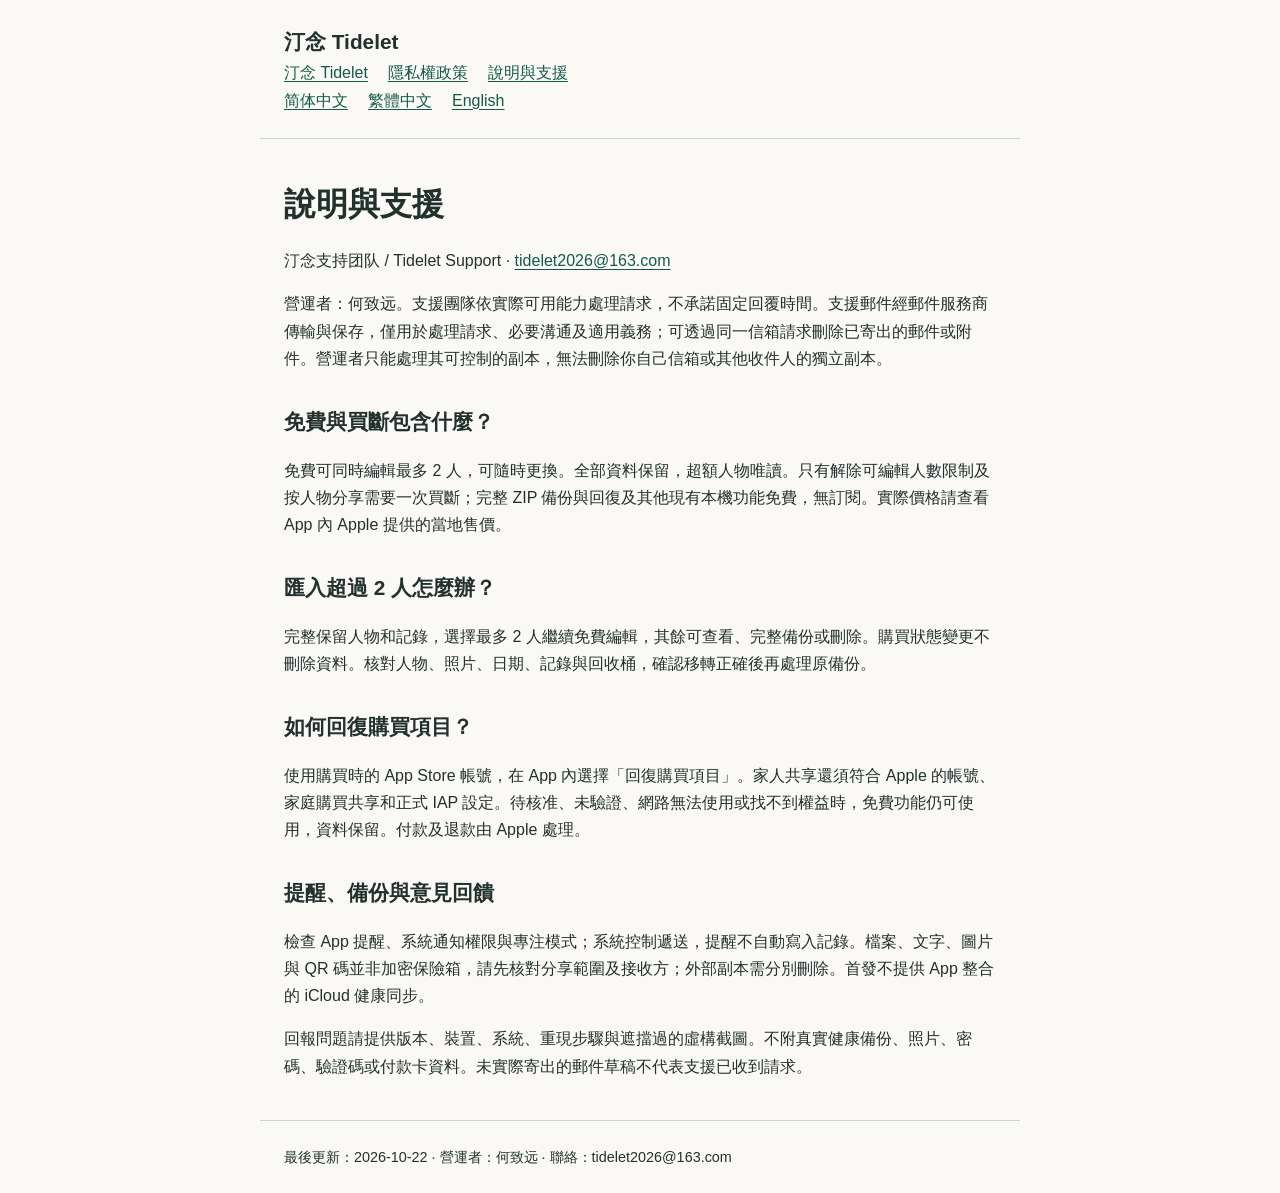
<file: zh-Hant/support.html>
<!doctype html>
<html lang="zh-Hant"><head><meta charset="utf-8"><meta name="viewport" content="width=device-width, initial-scale=1"><title>說明與支援 · Tidelet</title><link rel="stylesheet" href="../assets/style.css"></head><body><header><div class="brand">汀念 Tidelet</div><nav aria-label="Pages"><a href="index.html">汀念 Tidelet</a> <a href="privacy.html">隱私權政策</a> <a href="support.html" aria-current="page">說明與支援</a></nav><nav aria-label="Languages"><a href="../zh-Hans/support.html" lang="zh-Hans" hreflang="zh-Hans">简体中文</a> <a href="../zh-Hant/support.html" lang="zh-Hant" hreflang="zh-Hant">繁體中文</a> <a href="../en/support.html" lang="en" hreflang="en">English</a></nav></header><main><h1>說明與支援</h1><p>汀念支持团队 / Tidelet Support · <a href="mailto:tidelet2026@163.com">tidelet2026@163.com</a></p><p>營運者：何致远。支援團隊依實際可用能力處理請求，不承諾固定回覆時間。支援郵件經郵件服務商傳輸與保存，僅用於處理請求、必要溝通及適用義務；可透過同一信箱請求刪除已寄出的郵件或附件。營運者只能處理其可控制的副本，無法刪除你自己信箱或其他收件人的獨立副本。</p><h2>免費與買斷包含什麼？</h2><p>免費可同時編輯最多 2 人，可隨時更換。全部資料保留，超額人物唯讀。只有解除可編輯人數限制及按人物分享需要一次買斷；完整 ZIP 備份與回復及其他現有本機功能免費，無訂閱。實際價格請查看 App 內 Apple 提供的當地售價。</p><h2>匯入超過 2 人怎麼辦？</h2><p>完整保留人物和記錄，選擇最多 2 人繼續免費編輯，其餘可查看、完整備份或刪除。購買狀態變更不刪除資料。核對人物、照片、日期、記錄與回收桶，確認移轉正確後再處理原備份。</p><h2>如何回復購買項目？</h2><p>使用購買時的 App Store 帳號，在 App 內選擇「回復購買項目」。家人共享還須符合 Apple 的帳號、家庭購買共享和正式 IAP 設定。待核准、未驗證、網路無法使用或找不到權益時，免費功能仍可使用，資料保留。付款及退款由 Apple 處理。</p><h2>提醒、備份與意見回饋</h2><p>檢查 App 提醒、系統通知權限與專注模式；系統控制遞送，提醒不自動寫入記錄。檔案、文字、圖片與 QR 碼並非加密保險箱，請先核對分享範圍及接收方；外部副本需分別刪除。首發不提供 App 整合的 iCloud 健康同步。</p><p>回報問題請提供版本、裝置、系統、重現步驟與遮擋過的虛構截圖。不附真實健康備份、照片、密碼、驗證碼或付款卡資料。未實際寄出的郵件草稿不代表支援已收到請求。</p></main><footer>最後更新：2026-10-22 · 營運者：何致远 · 聯絡：tidelet2026@163.com</footer></body></html>
</file>
<file: assets/style.css>
:root{color-scheme:light dark;font-family:-apple-system,BlinkMacSystemFont,"Segoe UI",sans-serif;line-height:1.7;color:#22302e;background:#faf9f5}*{box-sizing:border-box}body{margin:0}header,main,footer{max-width:760px;margin:auto;padding:24px}header{border-bottom:1px solid #cad5cf}nav{display:flex;flex-wrap:wrap;gap:8px 20px}a{color:#145a4a;text-underline-offset:.18em}a:focus-visible{outline:3px solid #bd6d25;outline-offset:4px}.brand{font-size:1.3rem;font-weight:700}h1{font-size:2rem;line-height:1.3}h2{font-size:1.3rem;margin-top:2rem}p,li{overflow-wrap:anywhere}.draft{padding:16px;border:2px solid #9c5b1d;border-radius:8px;background:#fff0d9;color:#583008}.facts{padding:20px;border:1px solid #cad5cf;border-radius:12px}footer{border-top:1px solid #cad5cf;font-size:.9rem}.muted{color:#52645e}li+li{margin-top:.5rem}@media(prefers-color-scheme:dark){:root{background:#15201e;color:#e5ece8}a{color:#a3d8c4}.muted{color:#b6c7bf}.draft{background:#382a15;color:#ffe0b0;border-color:#e9b676}}
</file>
